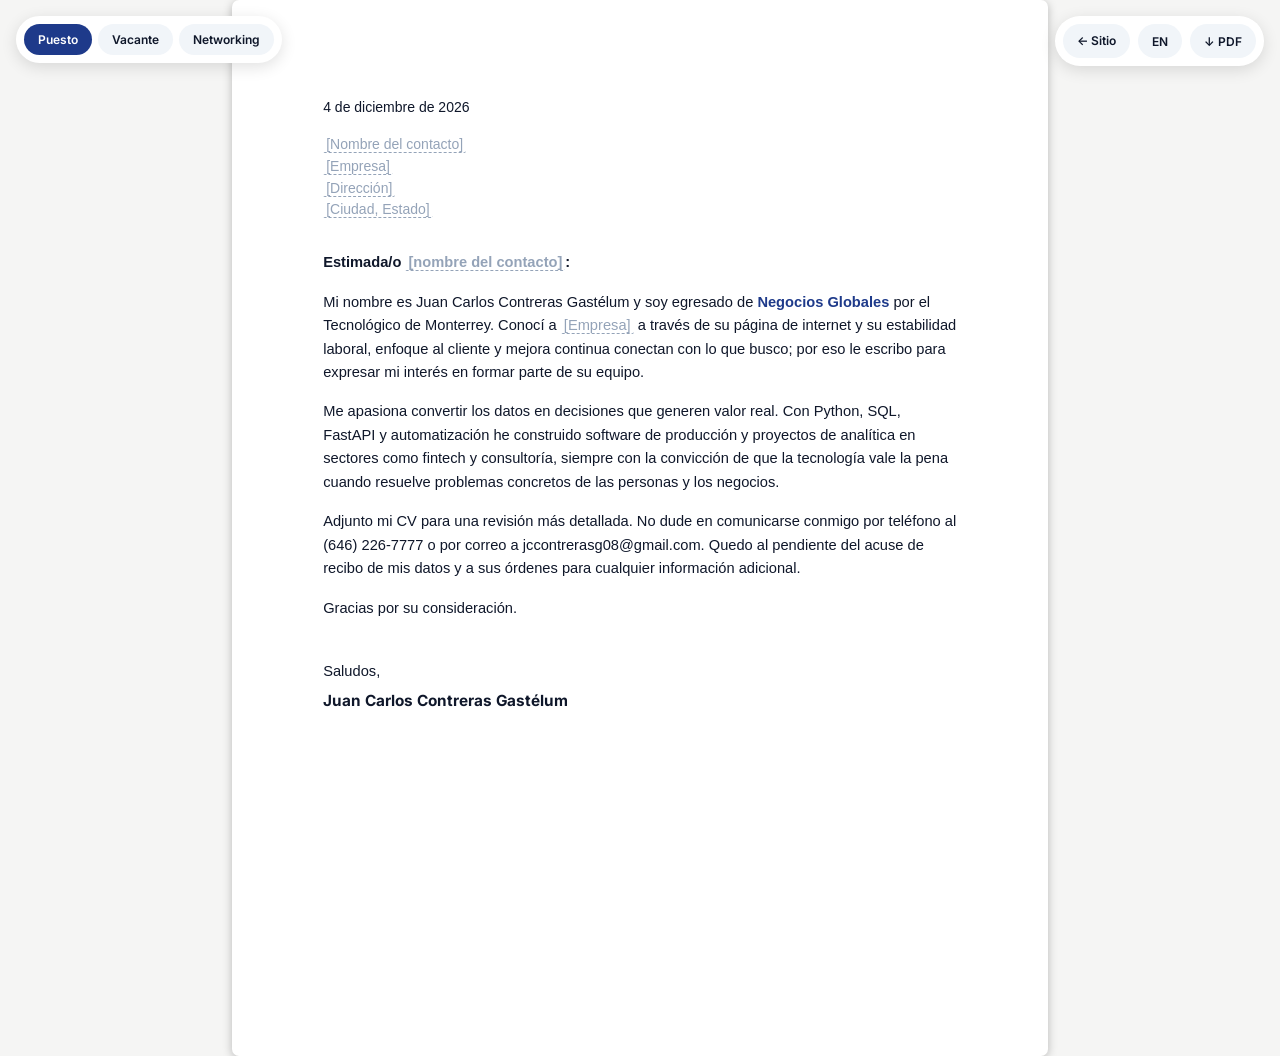
<file: carta-presentacion.html>
<!DOCTYPE html>
<html lang="es">
<head>
<meta charset="UTF-8" />
<meta name="viewport" content="width=device-width, initial-scale=1.0" />
<title>Juan Carlos Contreras Gastélum — Carta de Presentación</title>
<meta name="author" content="Juan Carlos Contreras Gastélum" />
<link rel="preconnect" href="https://fonts.googleapis.com">
<link rel="preconnect" href="https://fonts.gstatic.com" crossorigin>
<link href="https://fonts.googleapis.com/css2?family=Inter:wght@400;500;600;700&display=swap" rel="stylesheet">
<style>
  doc-page:not(:defined){visibility:hidden}
  @media print { .toolbar,.type-bar { display: none !important; } }
  * { box-sizing: border-box; margin: 0; padding: 0; -webkit-print-color-adjust: exact; print-color-adjust: exact; }
  :root { --ink:#0f172a; --muted:#475569; --soft:#94a3b8; --line:#cbd5e1; --accent:#1e3a8a; }
  html, body { background:#e2e8f0; }
  body { font-family:'Inter',system-ui,sans-serif; color:var(--ink); line-height:1.5; -webkit-font-smoothing:antialiased; }
  .toolbar { position:fixed; top:16px; right:16px; display:flex; gap:8px; background:#fff; padding:8px; border-radius:999px; box-shadow:0 4px 16px rgba(0,0,0,.12); z-index:100; }
  .type-bar { position:fixed; top:16px; left:16px; display:flex; gap:6px; background:#fff; padding:8px; border-radius:999px; box-shadow:0 4px 16px rgba(0,0,0,.12); z-index:100; }
  .toolbar a, .toolbar button, .type-bar button { font-family:'Inter',sans-serif; font-size:12px; font-weight:600; color:var(--ink); background:#f1f5f9; border:none; padding:8px 14px; border-radius:999px; cursor:pointer; text-decoration:none; display:inline-flex; align-items:center; gap:6px; }
  .toolbar a:hover, .toolbar button:hover, .type-bar button:hover { background:var(--accent); color:#fff; }
  .type-bar button.active { background:var(--accent); color:#fff; }
  .page { background:#fff; padding:1in 0.95in; font-size:11pt; line-height:1.55; display:flex; flex-direction:column; }
  .lh-head { text-align:center; border-bottom:1px solid var(--line); padding-bottom:14px; margin-bottom:26px; }
  .lh-name { font-family:'Inter',sans-serif; font-size:15pt; font-weight:700; letter-spacing:.01em; }
  .lh-contact { font-size:9.5pt; color:var(--muted); margin-top:5px; }
  .lh-contact a { color:var(--muted); text-decoration:none; }
  .lh-sep { margin:0 7px; color:var(--soft); }
  a { color:var(--accent); }
  a:hover { color:var(--ink); }
  .date { font-size:10.5pt; margin-bottom:34px; }
  .recipient { font-size:10.5pt; line-height:1.55; margin-bottom:30px; }
  .salutation { margin-bottom:20px; font-weight:600; }
  .letter p { margin-bottom:16px; line-height:1.6; text-wrap:pretty; }
  .letter strong { color:var(--accent); font-weight:600; }
  .sign { margin-top:40px; }
  .sign .name { font-family:'Inter',sans-serif; font-size:11.5pt; font-weight:700; margin-top:6px; }
  .sign .line { font-size:10pt; color:var(--muted); }
  .letter { display:none; }
  .letter.show { display:block; }
  .hint { color:var(--soft); font-style:normal; border-bottom:1px dashed var(--soft); padding:0 3px; border-radius:2px; cursor:text; transition:background .15s,border-color .15s; }
  .hint:hover { background:rgba(0,0,0,0.03); }
  .hint:focus { outline:none; color:var(--ink); background:rgba(11,122,91,0.08); border-bottom-color:var(--accent); }
  @media print { .hint { border-bottom:none; background:none; color:var(--ink); } }
</style>
</head>
<body>

<div class="type-bar">
  <button data-type="puesto" class="active" onclick="setType('puesto')">Puesto</button>
  <button data-type="vacante" onclick="setType('vacante')">Vacante</button>
  <button data-type="networking" onclick="setType('networking')">Networking</button>
</div>
<div class="toolbar">
  <a href="profile.html">← Sitio</a>
  <button onclick="toggleLang()" id="lang-btn">EN</button>
  <button onclick="window.print()">↓ PDF</button>
</div>

<doc-page size="letter">
<section class="page">

  <!-- ============ PUESTO ============ -->
  <div class="letter show" data-type="puesto" data-lang="es">
    <p class="date"><span class="hint">[Fecha]</span></p>
    <div class="recipient"><span class="hint">[Nombre del contacto]</span><br/><span class="hint">[Empresa]</span><br/><span class="hint">[Dirección]</span><br/><span class="hint">[Ciudad, Estado]</span></div>
    <p class="salutation">Estimada/o <span class="hint">[nombre del contacto]</span>:</p>
    <p>Mi nombre es Juan Carlos Contreras Gastélum y soy egresado de <strong>Negocios Globales</strong> por el Tecnológico de Monterrey. Conocí a <span class="hint">[Empresa]</span> a través de su página de internet y su estabilidad laboral, enfoque al cliente y mejora continua conectan con lo que busco; por eso le escribo para expresar mi interés en formar parte de su equipo.</p>
    <p>Me apasiona convertir los datos en decisiones que generen valor real. Con Python, SQL, FastAPI y automatización he construido software de producción y proyectos de analítica en sectores como fintech y consultoría, siempre con la convicción de que la tecnología vale la pena cuando resuelve problemas concretos de las personas y los negocios.</p>
    <p>Adjunto mi CV para una revisión más detallada. No dude en comunicarse conmigo por teléfono al (646) 226-7777 o por correo a jccontrerasg08@gmail.com. Quedo al pendiente del acuse de recibo de mis datos y a sus órdenes para cualquier información adicional.</p>
    <p>Gracias por su consideración.</p>
    <div class="sign"><span>Saludos,</span><div class="name">Juan Carlos Contreras Gastélum</div></div>
  </div>
  <div class="letter" data-type="puesto" data-lang="en">
    <p class="date"><span class="hint">[Date]</span></p>
    <div class="recipient"><span class="hint">[Contact name]</span><br/><span class="hint">[Company]</span><br/><span class="hint">[Address]</span><br/><span class="hint">[City, State]</span></div>
    <p class="salutation">Dear <span class="hint">[contact name]</span>,</p>
    <p>My name is Juan Carlos Contreras Gastélum and I am a <strong>Global Business</strong> graduate from Tecnológico de Monterrey. I came across <span class="hint">[Company]</span> through your website, and your job stability, customer focus and continuous improvement align with what I am looking for; that is why I am writing to express my interest in joining your team.</p>
    <p>I am genuinely driven by turning data into decisions that create real value. Using Python, SQL, FastAPI and automation I have built production software and analytics projects in sectors such as fintech and consulting, always convinced that technology is worth it when it solves concrete problems for people and businesses.</p>
    <p>I have attached my CV for a more detailed review. Please do not hesitate to reach me by phone at (646) 226-7777 or by email at jccontrerasg08@gmail.com. I remain available and look forward to confirming receipt of my information.</p>
    <p>Thank you for your consideration.</p>
    <div class="sign"><span>Best regards,</span><div class="name">Juan Carlos Contreras Gastélum</div></div>
  </div>

  <!-- ============ VACANTE ============ -->
  <div class="letter" data-type="vacante" data-lang="es">
    <p class="date"><span class="hint">[Fecha]</span></p>
    <div class="recipient"><span class="hint">[Nombre del contacto]</span><br/><span class="hint">[Empresa]</span><br/><span class="hint">[Dirección]</span><br/><span class="hint">[Ciudad, Estado]</span></div>
    <p class="salutation">Estimada/o <span class="hint">[nombre del contacto]</span>:</p>
    <p>Mi nombre es Juan Carlos Contreras Gastélum. Conocí la vacante de <span class="hint">[nombre de la vacante]</span> a través de <span class="hint">[medio donde la encontré]</span> y le escribo para expresar mi interés en participar en su proceso de reclutamiento y selección.</p>
    <p>Soy egresado de <strong>Negocios Globales</strong> apasionado por el análisis de datos y la inteligencia artificial. Manejo Python, SQL y automatización, y disfruto especialmente liderar equipos: en <strong>Stratify</strong> guié al mío con metodología CRISP-DM hasta un dashboard que ganó el 2º lugar y que presentamos con orgullo a los directivos de Ximple.co.</p>
    <p>Adjunto mi CV para una revisión más detallada. No dude en comunicarse conmigo por teléfono al (646) 226-7777 o por correo a jccontrerasg08@gmail.com. Quedo al pendiente de su respuesta para coordinar una entrevista.</p>
    <p>Gracias por su consideración.</p>
    <div class="sign"><span>Saludos,</span><div class="name">Juan Carlos Contreras Gastélum</div></div>
  </div>
  <div class="letter" data-type="vacante" data-lang="en">
    <p class="date"><span class="hint">[Date]</span></p>
    <div class="recipient"><span class="hint">[Contact name]</span><br/><span class="hint">[Company]</span><br/><span class="hint">[Address]</span><br/><span class="hint">[City, State]</span></div>
    <p class="salutation">Dear <span class="hint">[contact name]</span>,</p>
    <p>My name is Juan Carlos Contreras Gastélum. I came across the <span class="hint">[job title]</span> opening through <span class="hint">[source where I found the vacancy]</span> and I am writing to express my interest in taking part in your recruitment and selection process.</p>
    <p>I am a <strong>Global Business</strong> graduate who is truly passionate about data analytics and artificial intelligence. I work with Python, SQL and automation, and I especially enjoy leading teams: on <strong>Stratify</strong> I guided mine through the CRISP-DM methodology to a dashboard that won 2nd place and that we proudly presented to Ximple.co leadership.</p>
    <p>I have attached my CV for a more detailed review. Please do not hesitate to reach me by phone at (646) 226-7777 or by email at jccontrerasg08@gmail.com. I remain available and look forward to coordinating an interview.</p>
    <p>Thank you for your consideration.</p>
    <div class="sign"><span>Best regards,</span><div class="name">Juan Carlos Contreras Gastélum</div></div>
  </div>

  <!-- ============ NETWORKING ============ -->
  <div class="letter" data-type="networking" data-lang="es">
    <p class="date"><span class="hint">[Fecha]</span></p>
    <p class="salutation">Hola <span class="hint">[nombre de tu contacto]</span>:</p>
    <p>Espero te encuentres bien. Como lo platicamos hace unos días, me tomé la libertad de escribir esta nota para que me ayudes a compartir mi CV con algunos de tus contactos y encontrar una oportunidad laboral. De verdad, muchas gracias por tu ayuda.</p>
    <p>Soy egresado de <strong>Negocios Globales</strong> y me encanta usar el análisis de datos, la IA y herramientas como Python y SQL para resolver problemas reales; lo he vivido de cerca en proyectos de analítica y automatización que de verdad me emocionan.</p>
    <p>Adjunto mi CV por si te resulta útil compartirlo. Cualquier persona interesada puede contactarme al (646) 226-7777 o a jccontrerasg08@gmail.com.</p>
    <div class="sign"><span>Un abrazo,</span><div class="name">Juan Carlos Contreras Gastélum</div></div>
  </div>
  <div class="letter" data-type="networking" data-lang="en">
    <p class="date"><span class="hint">[Date]</span></p>
    <p class="salutation">Hi <span class="hint">[your contact name]</span>,</p>
    <p>I hope you are doing well. As we discussed a few days ago, I took the liberty of writing this note so you can help me share my CV with some of your contacts and find a job opportunity. Truly, thank you very much for your help.</p>
    <p>I am a <strong>Global Business</strong> graduate, and I love using data analytics, AI and tools like Python and SQL to solve real problems; I have lived it firsthand in analytics and automation projects that genuinely excite me.</p>
    <p>I have attached my CV in case it is useful to pass along. Anyone interested can reach me at (646) 226-7777 or jccontrerasg08@gmail.com.</p>
    <div class="sign"><span>Warm regards,</span><div class="name">Juan Carlos Contreras Gastélum</div></div>
  </div>

</section>
</doc-page>
<script src="lib/doc-page.js"></script>
<script>
  var LANG = 'es', TYPE = 'puesto';
  function apply(){
    document.documentElement.lang = LANG;
    document.querySelectorAll('.lh-role [data-lang], .meta [data-lang]').forEach(function(el){ el.classList.toggle('show', el.dataset.lang === LANG); });
    document.querySelectorAll('.letter').forEach(function(el){ el.classList.toggle('show', el.dataset.type === TYPE && el.dataset.lang === LANG); });
    document.getElementById('lang-btn').textContent = LANG === 'es' ? 'EN' : 'ES';
    document.querySelectorAll('.type-bar button').forEach(function(b){ b.classList.toggle('active', b.dataset.type === TYPE); });
  }
  function toggleLang(){ LANG = LANG === 'es' ? 'en' : 'es'; apply(); }
  function setType(t){ TYPE = t; apply(); }
  function fillDate(){
    var now = new Date();
    var es = now.toLocaleDateString('es-MX', { day:'numeric', month:'long', year:'numeric' });
    var en = now.toLocaleDateString('en-US', { month:'long', day:'numeric', year:'numeric' });
    document.querySelectorAll('.letter[data-lang="es"] .date').forEach(function(el){ el.textContent = es.charAt(0).toUpperCase() + es.slice(1); });
    document.querySelectorAll('.letter[data-lang="en"] .date').forEach(function(el){ el.textContent = en; });
    document.querySelectorAll('.letter[data-lang="es"] .bizdate').forEach(function(el){ el.textContent = es.charAt(0).toUpperCase() + es.slice(1); });
    document.querySelectorAll('.letter[data-lang="en"] .bizdate').forEach(function(el){ el.textContent = en; });
  }
  fillDate();
  apply();
  // make bracket placeholders editable (fill in browser, prints into the PDF)
  document.querySelectorAll('.hint').forEach(function(el){ el.setAttribute('contenteditable','true'); el.setAttribute('spellcheck','false'); });
</script>
</body>
</html>
</file>
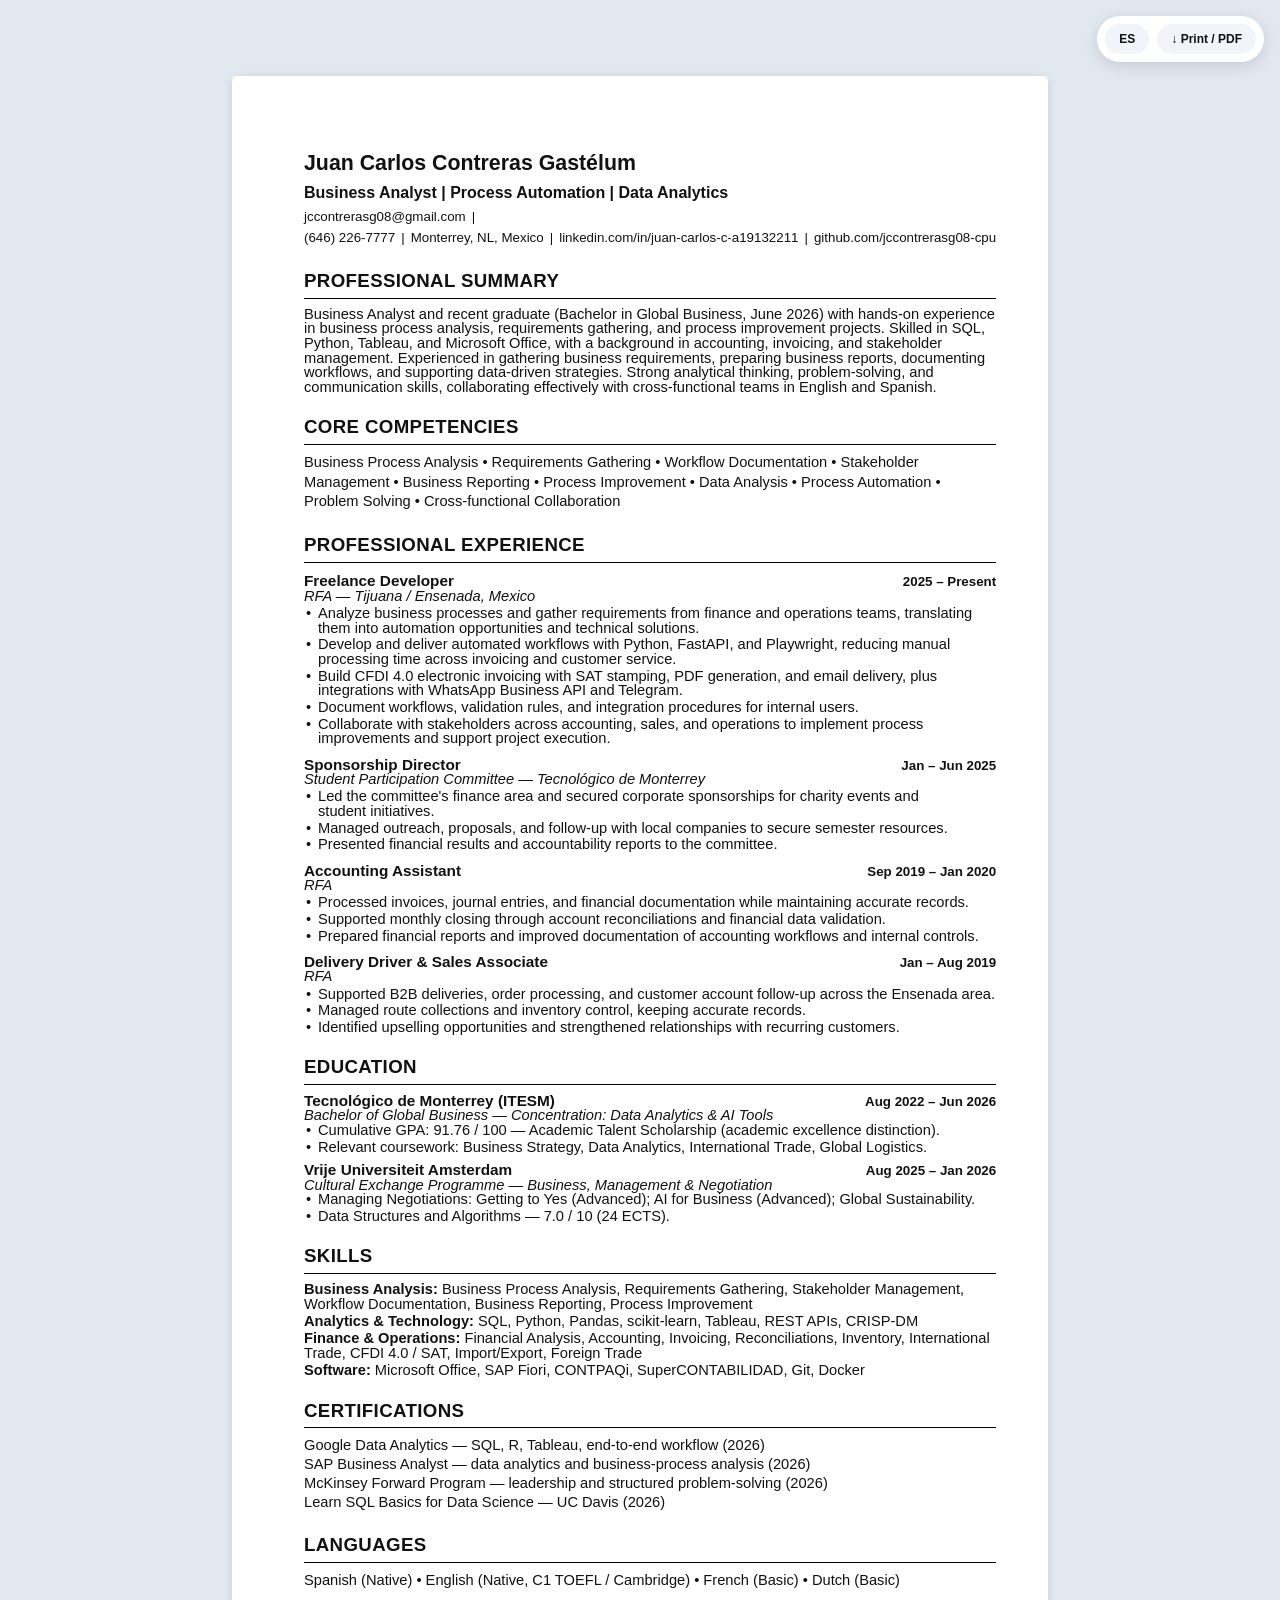
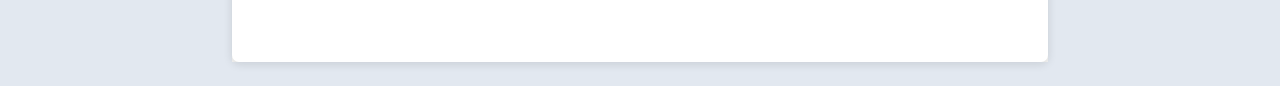
<file: cv/cv-en.html>
<!DOCTYPE html>
<html lang="en">
<head>
<meta charset="UTF-8" />
<meta name="viewport" content="width=device-width, initial-scale=1.0" />
<title>Juan Carlos Contreras Gastélum — Resume</title>
<meta name="author" content="Juan Carlos Contreras Gastélum" />
<meta name="description" content="Business Analyst candidate — process automation and data analytics. Python, SQL, Tableau, Microsoft Office. Bilingual Spanish-English." />
<link rel="stylesheet" href="../lib/cv-ats.css" />
</head>
<body>
<div class="toolbar">
  <a href="cv-es.html">ES</a>
  <button onclick="window.print()">↓ Print / PDF</button>
</div>
<doc-page size="letter">
<div class="doc">
  <div class="name">Juan Carlos Contreras Gastélum</div>
  <div class="role-line">Business Analyst | Process Automation | Data Analytics</div>
  <div class="contact"><span>jccontrerasg08@gmail.com</span><span class="sep">|</span><span>(646) 226-7777</span><span class="sep">|</span><span>Monterrey, NL, Mexico</span><span class="sep">|</span><span>linkedin.com/in/juan-carlos-c-a19132211</span><span class="sep">|</span><span>github.com/jccontrerasg08-cpu</span></div>

  <h2>Professional Summary</h2>
  <p class="summary">Business Analyst and recent graduate (Bachelor in Global Business, June 2026) with hands-on experience in business process analysis, requirements gathering, and process improvement projects. Skilled in SQL, Python, Tableau, and Microsoft Office, with a background in accounting, invoicing, and stakeholder management. Experienced in gathering business requirements, preparing business reports, documenting workflows, and supporting data-driven strategies. Strong analytical thinking, problem-solving, and communication skills, collaborating effectively with cross-functional teams in English and Spanish.</p>

  <h2>Core Competencies</h2>
  <p class="comp">Business Process Analysis • Requirements Gathering • Workflow Documentation • Stakeholder Management • Business Reporting • Process Improvement • Data Analysis • Process Automation • Problem Solving • Cross-functional Collaboration</p>

  <h2>Professional Experience</h2>
  <div class="job">
    <div class="job-head"><span class="job-title">Freelance Developer</span><span class="job-date">2025 – Present</span></div>
    <div class="job-org">RFA — Tijuana / Ensenada, Mexico</div>
    <ul>
      <li>Analyze business processes and gather requirements from finance and operations teams, translating them into automation opportunities and technical solutions.</li>
      <li>Develop and deliver automated workflows with Python, FastAPI, and Playwright, reducing manual processing time across invoicing and customer service.</li>
      <li>Build CFDI 4.0 electronic invoicing with SAT stamping, PDF generation, and email delivery, plus integrations with WhatsApp Business API and Telegram.</li>
      <li>Document workflows, validation rules, and integration procedures for internal users.</li>
      <li>Collaborate with stakeholders across accounting, sales, and operations to implement process improvements and support project execution.</li>
    </ul>
  </div>
  <div class="job">
    <div class="job-head"><span class="job-title">Sponsorship Director</span><span class="job-date">Jan – Jun 2025</span></div>
    <div class="job-org">Student Participation Committee — Tecnológico de Monterrey</div>
    <ul>
      <li>Led the committee's finance area and secured corporate sponsorships for charity events and student initiatives.</li>
      <li>Managed outreach, proposals, and follow-up with local companies to secure semester resources.</li>
      <li>Presented financial results and accountability reports to the committee.</li>
    </ul>
  </div>
  <div class="job">
    <div class="job-head"><span class="job-title">Accounting Assistant</span><span class="job-date">Sep 2019 – Jan 2020</span></div>
    <div class="job-org">RFA</div>
    <ul>
      <li>Processed invoices, journal entries, and financial documentation while maintaining accurate records.</li>
      <li>Supported monthly closing through account reconciliations and financial data validation.</li>
      <li>Prepared financial reports and improved documentation of accounting workflows and internal controls.</li>
    </ul>
  </div>
  <div class="job">
    <div class="job-head"><span class="job-title">Delivery Driver &amp; Sales Associate</span><span class="job-date">Jan – Aug 2019</span></div>
    <div class="job-org">RFA</div>
    <ul>
      <li>Supported B2B deliveries, order processing, and customer account follow-up across the Ensenada area.</li>
      <li>Managed route collections and inventory control, keeping accurate records.</li>
      <li>Identified upselling opportunities and strengthened relationships with recurring customers.</li>
    </ul>
  </div>

  <h2>Education</h2>
  <div class="edu">
    <div class="edu-head"><span class="edu-school">Tecnológico de Monterrey (ITESM)</span><span class="job-date">Aug 2022 – Jun 2026</span></div>
    <div class="edu-prog">Bachelor of Global Business — Concentration: Data Analytics &amp; AI Tools</div>
    <ul>
      <li>Cumulative GPA: 91.76 / 100 — Academic Talent Scholarship (academic excellence distinction).</li>
      <li>Relevant coursework: Business Strategy, Data Analytics, International Trade, Global Logistics.</li>
    </ul>
  </div>
  <div class="edu">
    <div class="edu-head"><span class="edu-school">Vrije Universiteit Amsterdam</span><span class="job-date">Aug 2025 – Jan 2026</span></div>
    <div class="edu-prog">Cultural Exchange Programme — Business, Management &amp; Negotiation</div>
    <ul>
      <li>Managing Negotiations: Getting to Yes (Advanced); AI for Business (Advanced); Global Sustainability.</li>
      <li>Data Structures and Algorithms — 7.0 / 10 (24 ECTS).</li>
    </ul>
  </div>

  <h2>Skills</h2>
  <div class="skills">
    <p><b>Business Analysis:</b> Business Process Analysis, Requirements Gathering, Stakeholder Management, Workflow Documentation, Business Reporting, Process Improvement</p>
    <p><b>Analytics &amp; Technology:</b> SQL, Python, Pandas, scikit-learn, Tableau, REST APIs, CRISP-DM</p>
    <p><b>Finance &amp; Operations:</b> Financial Analysis, Accounting, Invoicing, Reconciliations, Inventory, International Trade, CFDI 4.0 / SAT, Import/Export, Foreign Trade</p>
    <p><b>Software:</b> Microsoft Office, SAP Fiori, CONTPAQi, SuperCONTABILIDAD, Git, Docker</p>
  </div>

  <h2>Certifications</h2>
  <p class="certline">Google Data Analytics — SQL, R, Tableau, end-to-end workflow (2026)<br>
  SAP Business Analyst — data analytics and business-process analysis (2026)<br>
  McKinsey Forward Program — leadership and structured problem-solving (2026)<br>
  Learn SQL Basics for Data Science — UC Davis (2026)</p>

  <h2>Languages</h2>
  <p class="certline">Spanish (Native) • English (Native, C1 TOEFL / Cambridge) • French (Basic) • Dutch (Basic)</p>
</div>
</doc-page>
<script src="../lib/doc-page.js"></script>
</body>
</html>
</file>
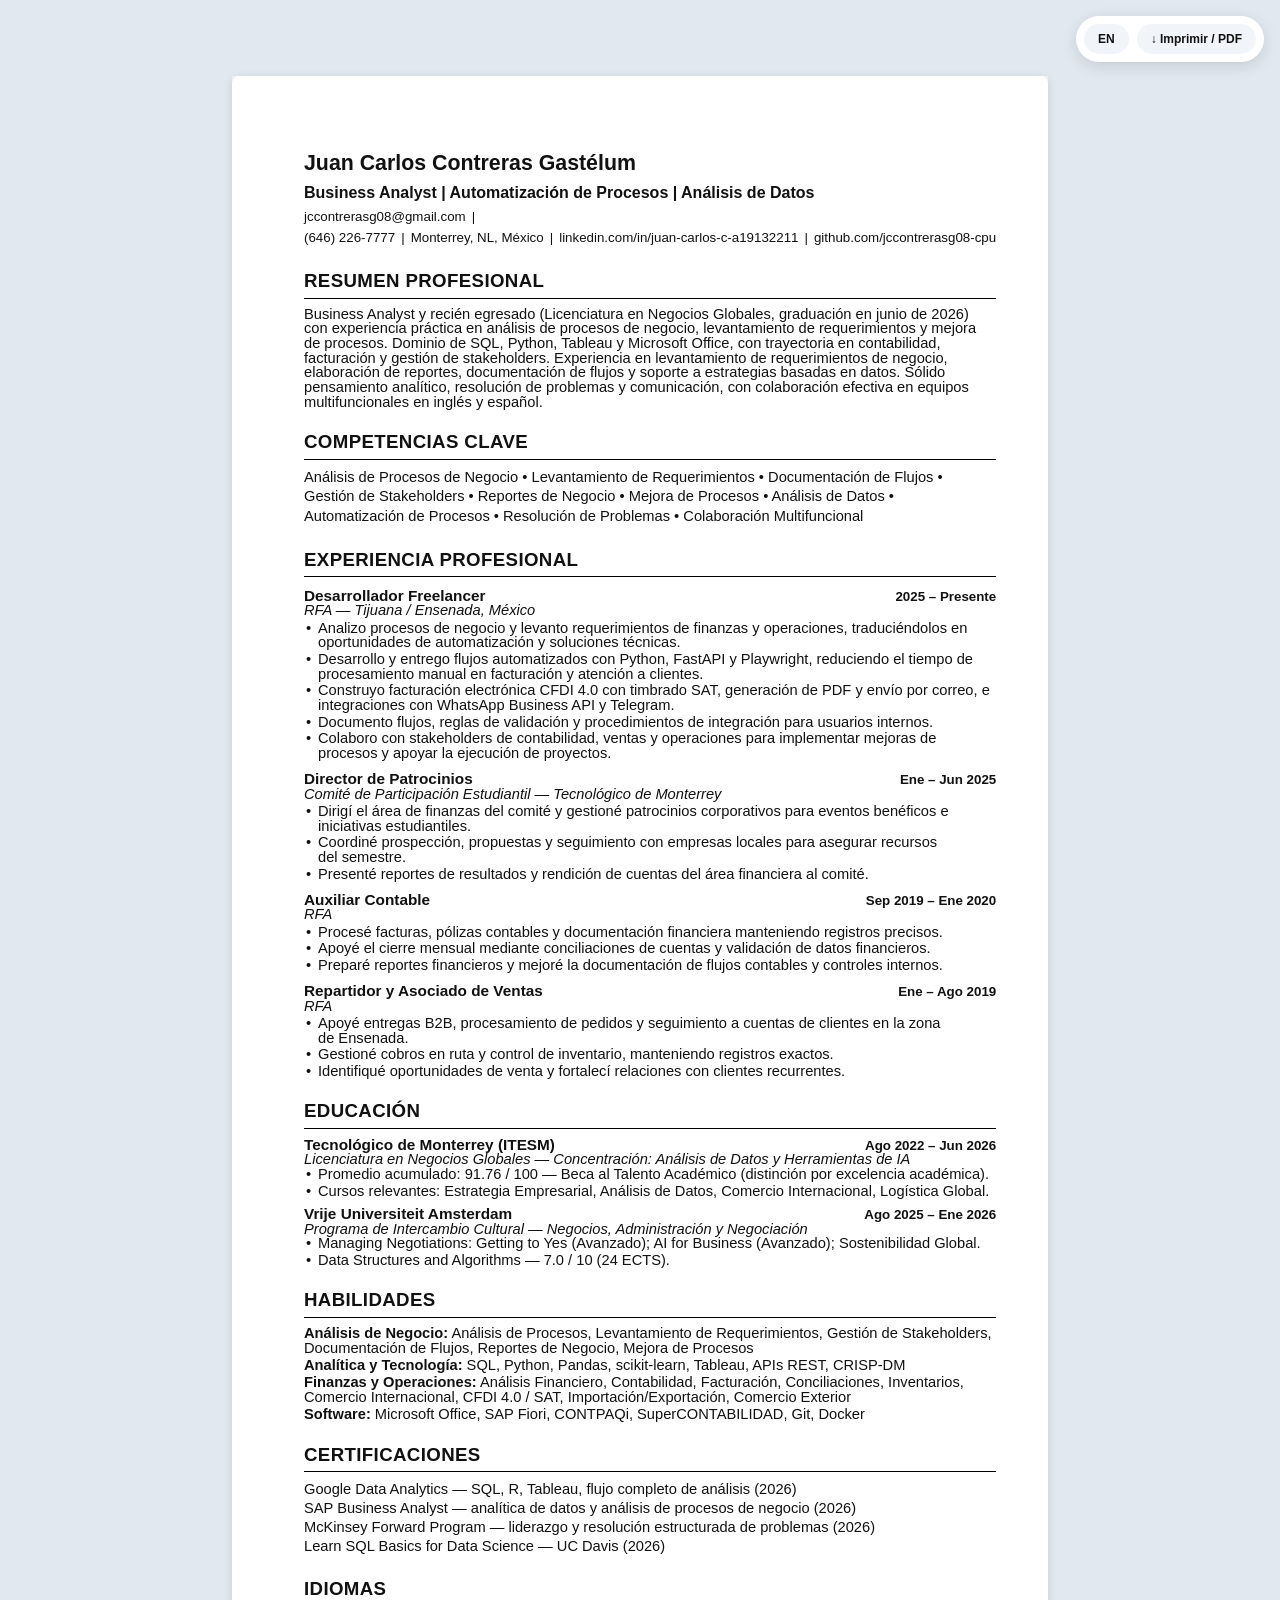
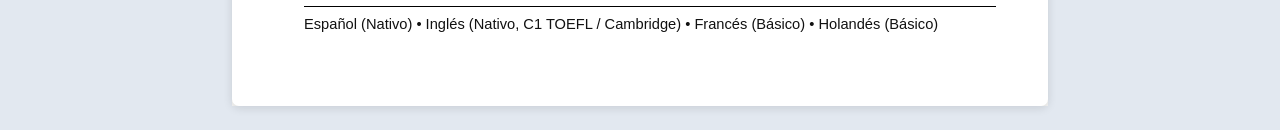
<file: cv/cv-es.html>
<!DOCTYPE html>
<html lang="es">
<head>
<meta charset="UTF-8" />
<meta name="viewport" content="width=device-width, initial-scale=1.0" />
<title>Juan Carlos Contreras Gastélum — Currículum</title>
<meta name="author" content="Juan Carlos Contreras Gastélum" />
<meta name="description" content="Candidato a Business Analyst — automatización de procesos y análisis de datos. Python, SQL, Tableau, Microsoft Office. Bilingüe español-inglés." />
<link rel="stylesheet" href="../lib/cv-ats.css" />
</head>
<body>
<div class="toolbar">
  <a href="cv-en.html">EN</a>
  <button onclick="window.print()">↓ Imprimir / PDF</button>
</div>
<doc-page size="letter">
<div class="doc">
  <div class="name">Juan Carlos Contreras Gastélum</div>
  <div class="role-line">Business Analyst | Automatización de Procesos | Análisis de Datos</div>
  <div class="contact"><span>jccontrerasg08@gmail.com</span><span class="sep">|</span><span>(646) 226-7777</span><span class="sep">|</span><span>Monterrey, NL, México</span><span class="sep">|</span><span>linkedin.com/in/juan-carlos-c-a19132211</span><span class="sep">|</span><span>github.com/jccontrerasg08-cpu</span></div>

  <h2>Resumen Profesional</h2>
  <p class="summary">Business Analyst y recién egresado (Licenciatura en Negocios Globales, graduación en junio de 2026) con experiencia práctica en análisis de procesos de negocio, levantamiento de requerimientos y mejora de procesos. Dominio de SQL, Python, Tableau y Microsoft Office, con trayectoria en contabilidad, facturación y gestión de stakeholders. Experiencia en levantamiento de requerimientos de negocio, elaboración de reportes, documentación de flujos y soporte a estrategias basadas en datos. Sólido pensamiento analítico, resolución de problemas y comunicación, con colaboración efectiva en equipos multifuncionales en inglés y español.</p>

  <h2>Competencias Clave</h2>
  <p class="comp">Análisis de Procesos de Negocio • Levantamiento de Requerimientos • Documentación de Flujos • Gestión de Stakeholders • Reportes de Negocio • Mejora de Procesos • Análisis de Datos • Automatización de Procesos • Resolución de Problemas • Colaboración Multifuncional</p>

  <h2>Experiencia Profesional</h2>
  <div class="job">
    <div class="job-head"><span class="job-title">Desarrollador Freelancer</span><span class="job-date">2025 – Presente</span></div>
    <div class="job-org">RFA — Tijuana / Ensenada, México</div>
    <ul>
      <li>Analizo procesos de negocio y levanto requerimientos de finanzas y operaciones, traduciéndolos en oportunidades de automatización y soluciones técnicas.</li>
      <li>Desarrollo y entrego flujos automatizados con Python, FastAPI y Playwright, reduciendo el tiempo de procesamiento manual en facturación y atención a clientes.</li>
      <li>Construyo facturación electrónica CFDI 4.0 con timbrado SAT, generación de PDF y envío por correo, e integraciones con WhatsApp Business API y Telegram.</li>
      <li>Documento flujos, reglas de validación y procedimientos de integración para usuarios internos.</li>
      <li>Colaboro con stakeholders de contabilidad, ventas y operaciones para implementar mejoras de procesos y apoyar la ejecución de proyectos.</li>
    </ul>
  </div>
  <div class="job">
    <div class="job-head"><span class="job-title">Director de Patrocinios</span><span class="job-date">Ene – Jun 2025</span></div>
    <div class="job-org">Comité de Participación Estudiantil — Tecnológico de Monterrey</div>
    <ul>
      <li>Dirigí el área de finanzas del comité y gestioné patrocinios corporativos para eventos benéficos e iniciativas estudiantiles.</li>
      <li>Coordiné prospección, propuestas y seguimiento con empresas locales para asegurar recursos del semestre.</li>
      <li>Presenté reportes de resultados y rendición de cuentas del área financiera al comité.</li>
    </ul>
  </div>
  <div class="job">
    <div class="job-head"><span class="job-title">Auxiliar Contable</span><span class="job-date">Sep 2019 – Ene 2020</span></div>
    <div class="job-org">RFA</div>
    <ul>
      <li>Procesé facturas, pólizas contables y documentación financiera manteniendo registros precisos.</li>
      <li>Apoyé el cierre mensual mediante conciliaciones de cuentas y validación de datos financieros.</li>
      <li>Preparé reportes financieros y mejoré la documentación de flujos contables y controles internos.</li>
    </ul>
  </div>
  <div class="job">
    <div class="job-head"><span class="job-title">Repartidor y Asociado de Ventas</span><span class="job-date">Ene – Ago 2019</span></div>
    <div class="job-org">RFA</div>
    <ul>
      <li>Apoyé entregas B2B, procesamiento de pedidos y seguimiento a cuentas de clientes en la zona de Ensenada.</li>
      <li>Gestioné cobros en ruta y control de inventario, manteniendo registros exactos.</li>
      <li>Identifiqué oportunidades de venta y fortalecí relaciones con clientes recurrentes.</li>
    </ul>
  </div>

  <h2>Educación</h2>
  <div class="edu">
    <div class="edu-head"><span class="edu-school">Tecnológico de Monterrey (ITESM)</span><span class="job-date">Ago 2022 – Jun 2026</span></div>
    <div class="edu-prog">Licenciatura en Negocios Globales — Concentración: Análisis de Datos y Herramientas de IA</div>
    <ul>
      <li>Promedio acumulado: 91.76 / 100 — Beca al Talento Académico (distinción por excelencia académica).</li>
      <li>Cursos relevantes: Estrategia Empresarial, Análisis de Datos, Comercio Internacional, Logística Global.</li>
    </ul>
  </div>
  <div class="edu">
    <div class="edu-head"><span class="edu-school">Vrije Universiteit Amsterdam</span><span class="job-date">Ago 2025 – Ene 2026</span></div>
    <div class="edu-prog">Programa de Intercambio Cultural — Negocios, Administración y Negociación</div>
    <ul>
      <li>Managing Negotiations: Getting to Yes (Avanzado); AI for Business (Avanzado); Sostenibilidad Global.</li>
      <li>Data Structures and Algorithms — 7.0 / 10 (24 ECTS).</li>
    </ul>
  </div>

  <h2>Habilidades</h2>
  <div class="skills">
    <p><b>Análisis de Negocio:</b> Análisis de Procesos, Levantamiento de Requerimientos, Gestión de Stakeholders, Documentación de Flujos, Reportes de Negocio, Mejora de Procesos</p>
    <p><b>Analítica y Tecnología:</b> SQL, Python, Pandas, scikit-learn, Tableau, APIs REST, CRISP-DM</p>
    <p><b>Finanzas y Operaciones:</b> Análisis Financiero, Contabilidad, Facturación, Conciliaciones, Inventarios, Comercio Internacional, CFDI 4.0 / SAT, Importación/Exportación, Comercio Exterior</p>
    <p><b>Software:</b> Microsoft Office, SAP Fiori, CONTPAQi, SuperCONTABILIDAD, Git, Docker</p>
  </div>

  <h2>Certificaciones</h2>
  <p class="certline">Google Data Analytics — SQL, R, Tableau, flujo completo de análisis (2026)<br>
  SAP Business Analyst — analítica de datos y análisis de procesos de negocio (2026)<br>
  McKinsey Forward Program — liderazgo y resolución estructurada de problemas (2026)<br>
  Learn SQL Basics for Data Science — UC Davis (2026)</p>

  <h2>Idiomas</h2>
  <p class="certline">Español (Nativo) • Inglés (Nativo, C1 TOEFL / Cambridge) • Francés (Básico) • Holandés (Básico)</p>
</div>
</doc-page>
<script src="../lib/doc-page.js"></script>
</body>
</html>
</file>
<file: lib/cv-ats.css>
doc-page:not(:defined){visibility:hidden}
:root{--ink:#111;--line:#000}
*{box-sizing:border-box;margin:0;padding:0}
html,body{background:#e2e8f0}
body{font-family:'Calibri','Carlito',Arial,sans-serif;color:var(--ink);-webkit-font-smoothing:antialiased;padding:76px 16px 24px;display:flex;justify-content:center}
.doc{font-size:11pt;line-height:1.0}
.doc a{color:#111;text-decoration:none}
.doc a:hover{text-decoration:underline}
.toolbar{position:fixed;top:16px;right:16px;display:flex;gap:8px;background:#fff;padding:8px;border-radius:999px;box-shadow:0 4px 16px rgba(0,0,0,.12);z-index:100}
.toolbar a,.toolbar button{font-family:Arial,sans-serif;font-size:12px;font-weight:600;color:#111;background:#f1f5f9;border:none;padding:8px 14px;border-radius:999px;cursor:pointer;text-decoration:none}
.toolbar a:hover,.toolbar button:hover{background:#111;color:#fff}
.name{font-size:16pt;font-weight:700;line-height:1.5}
.role-line{font-size:12pt;font-weight:700;line-height:1.6}
.contact{font-size:10pt;line-height:1.6}
.contact span{white-space:nowrap}
.sep{margin:0 6px}
h2{font-size:14pt;font-weight:700;text-transform:uppercase;letter-spacing:.02em;line-height:1.5;margin-top:14pt;margin-bottom:6pt;padding-bottom:2pt;border-bottom:1.5px solid var(--line)}
p{font-size:11pt;line-height:1.0}
.summary{margin-top:2pt}
.comp{font-size:11pt;line-height:1.35}
.job{margin-top:8pt}
.job:first-of-type{margin-top:2pt}
.job-head{display:flex;justify-content:space-between;gap:12px;align-items:baseline}
.job-title{font-size:11.5pt;font-weight:700}
.job-date{font-size:10pt;font-weight:700;white-space:nowrap}
.job-org{font-size:11pt;font-style:italic;margin-bottom:2pt}
ul{list-style:none;margin:0;padding:0}
li{font-size:11pt;line-height:1.0;padding-left:14px;position:relative;margin-bottom:1.5pt}
li::before{content:'•';position:absolute;left:2px}
.edu{margin-top:6pt}
.edu:first-of-type{margin-top:2pt}
.edu-head{display:flex;justify-content:space-between;gap:12px;align-items:baseline}
.edu-school{font-size:11.5pt;font-weight:700}
.edu-prog{font-size:11pt;font-style:italic}
.skills p{margin-bottom:2pt}
.skills b{font-weight:700}
.certline{font-size:11pt;line-height:1.3}
@media print{.toolbar{display:none !important}}
*{-webkit-print-color-adjust:exact;print-color-adjust:exact}
</file>
